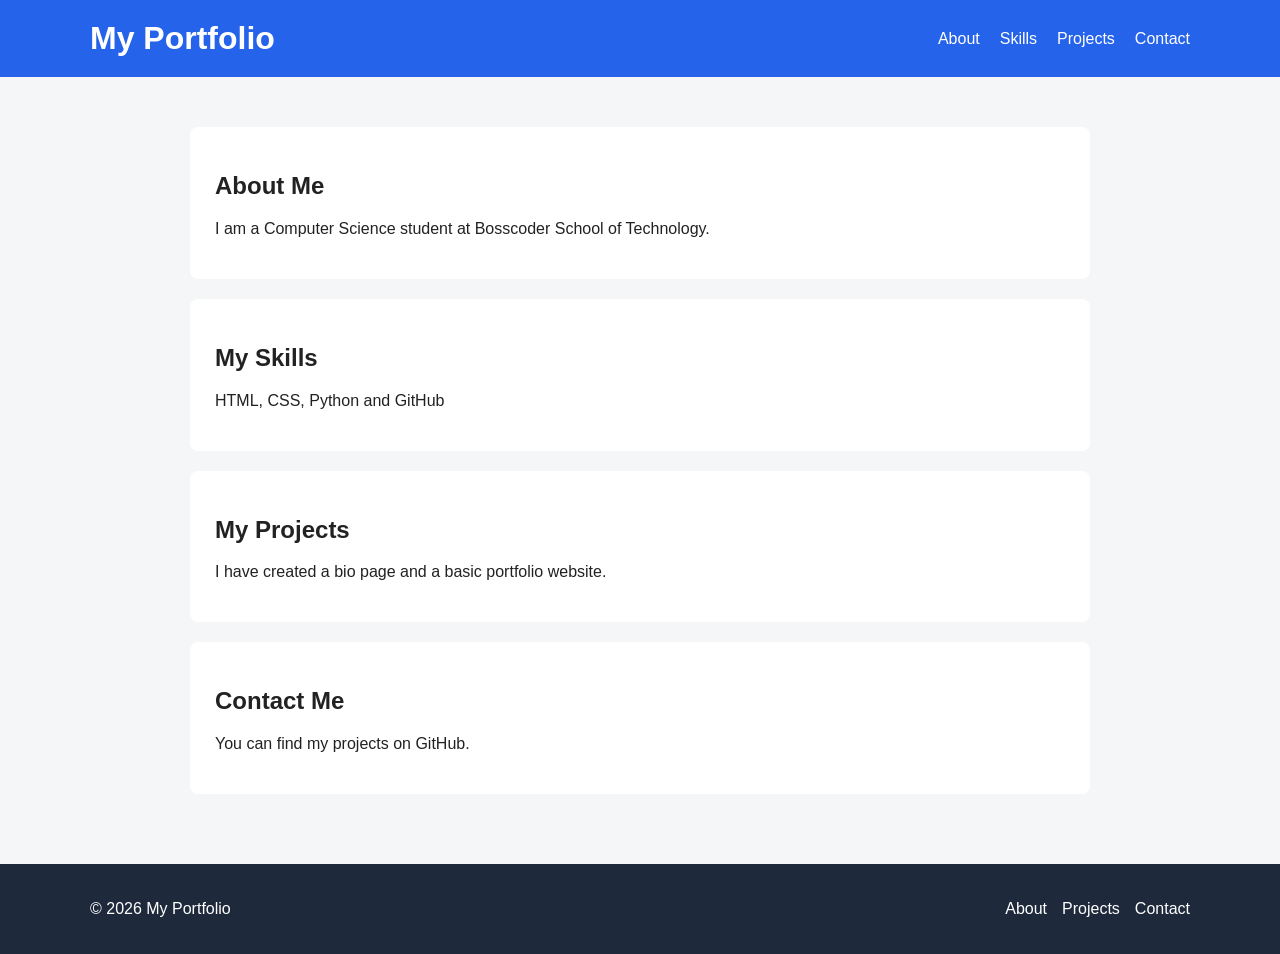
<file: P10/index.html>
<!DOCTYPE html>
<html lang="en">
<head>
    <meta charset="UTF-8">
    <meta name="viewport" content="width=device-width, initial-scale=1.0">
    <title>My Portfolio - P10</title>
    <link rel="stylesheet" href="style.css">
</head>
<body>

    <header>
        <div class="header-container">
            <h1>My Portfolio</h1>

            <nav>
                <a href="#about">About</a>
                <a href="#skills">Skills</a>
                <a href="#projects">Projects</a>
                <a href="#contact">Contact</a>
            </nav>
        </div>
    </header>

    <main>
        <section id="about">
            <h2>About Me</h2>
            <p>I am a Computer Science student at Bosscoder School of Technology.</p>
        </section>

        <section id="skills">
            <h2>My Skills</h2>
            <p>HTML, CSS, Python and GitHub</p>
        </section>

        <section id="projects">
            <h2>My Projects</h2>
            <p>I have created a bio page and a basic portfolio website.</p>
        </section>

        <section id="contact">
            <h2>Contact Me</h2>
            <p>You can find my projects on GitHub.</p>
        </section>
    </main>

    <footer>
        <div class="footer-container">
            <p>©️ 2026 My Portfolio</p>

            <div class="footer-links">
                <a href="#about">About</a>
                <a href="#projects">Projects</a>
                <a href="#contact">Contact</a>
            </div>
        </div>
    </footer>

</body>
</html>
</file>
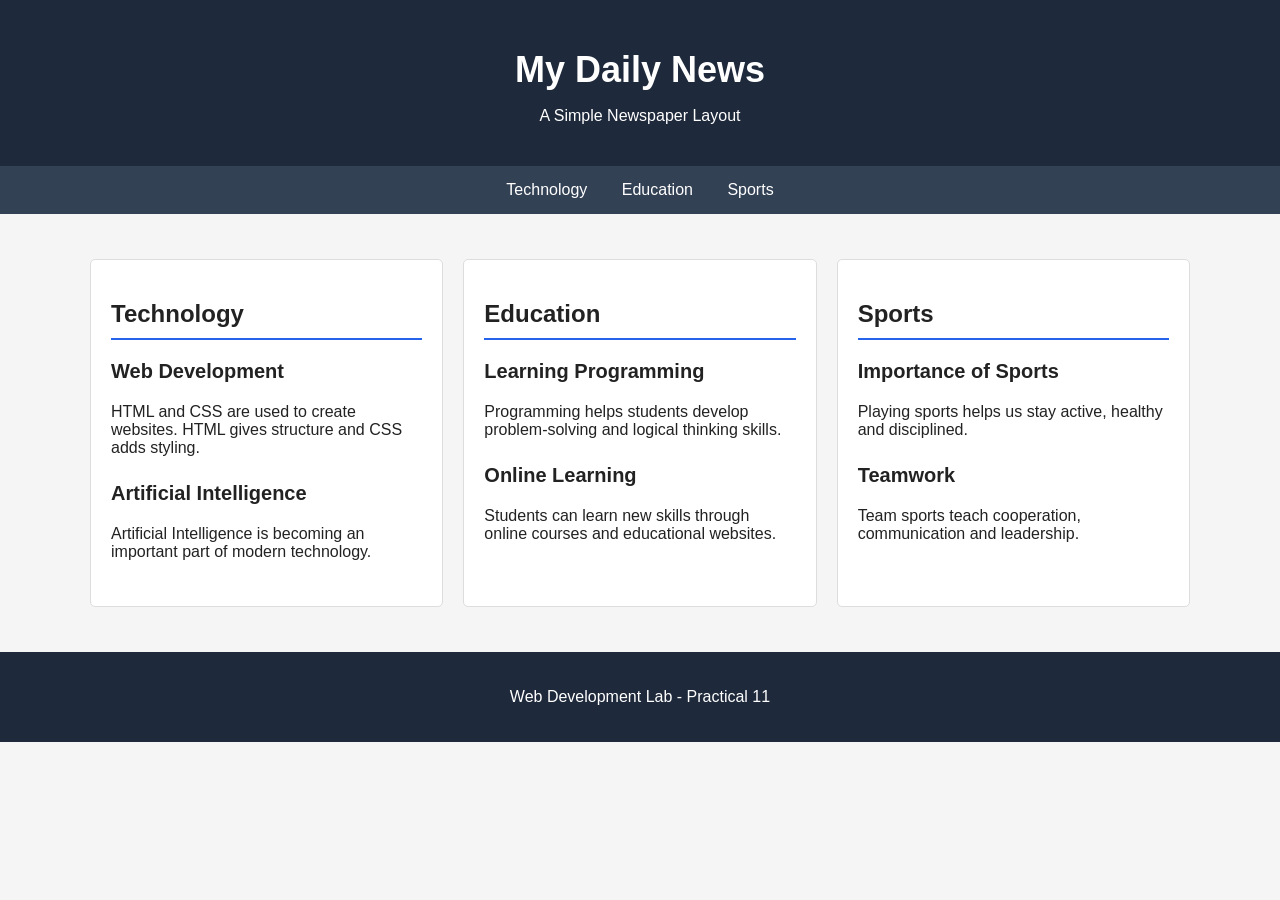
<file: P11/index.html>
<!DOCTYPE html>
<html lang="en">
<head>
    <meta charset="UTF-8">
    <meta name="viewport" content="width=device-width, initial-scale=1.0">
    <title>My Daily News - P11</title>
    <link rel="stylesheet" href="style.css">
</head>
<body>

    <header>
        <h1>My Daily News</h1>
        <p>A Simple Newspaper Layout</p>
    </header>

    <nav>
        <a href="#technology">Technology</a>
        <a href="#education">Education</a>
        <a href="#sports">Sports</a>
    </nav>

    <main class="news-container">

        <section class="news-column" id="technology">
            <h2>Technology</h2>

            <article>
                <h3>Web Development</h3>
                <p>HTML and CSS are used to create websites.
                HTML gives structure and CSS adds styling.</p>
            </article>

            <article>
                <h3>Artificial Intelligence</h3>
                <p>Artificial Intelligence is becoming an
                important part of modern technology.</p>
            </article>
        </section>

        <section class="news-column" id="education">
            <h2>Education</h2>

            <article>
                <h3>Learning Programming</h3>
                <p>Programming helps students develop
                problem-solving and logical thinking skills.</p>
            </article>

            <article>
                <h3>Online Learning</h3>
                <p>Students can learn new skills through
                online courses and educational websites.</p>
            </article>
        </section>

        <section class="news-column" id="sports">
            <h2>Sports</h2>

            <article>
                <h3>Importance of Sports</h3>
                <p>Playing sports helps us stay active,
                healthy and disciplined.</p>
            </article>

            <article>
                <h3>Teamwork</h3>
                <p>Team sports teach cooperation,
                communication and leadership.</p>
            </article>
        </section>

    </main>

    <footer>
        <p>Web Development Lab - Practical 11</p>
    </footer>

</body>
</html>
</file>
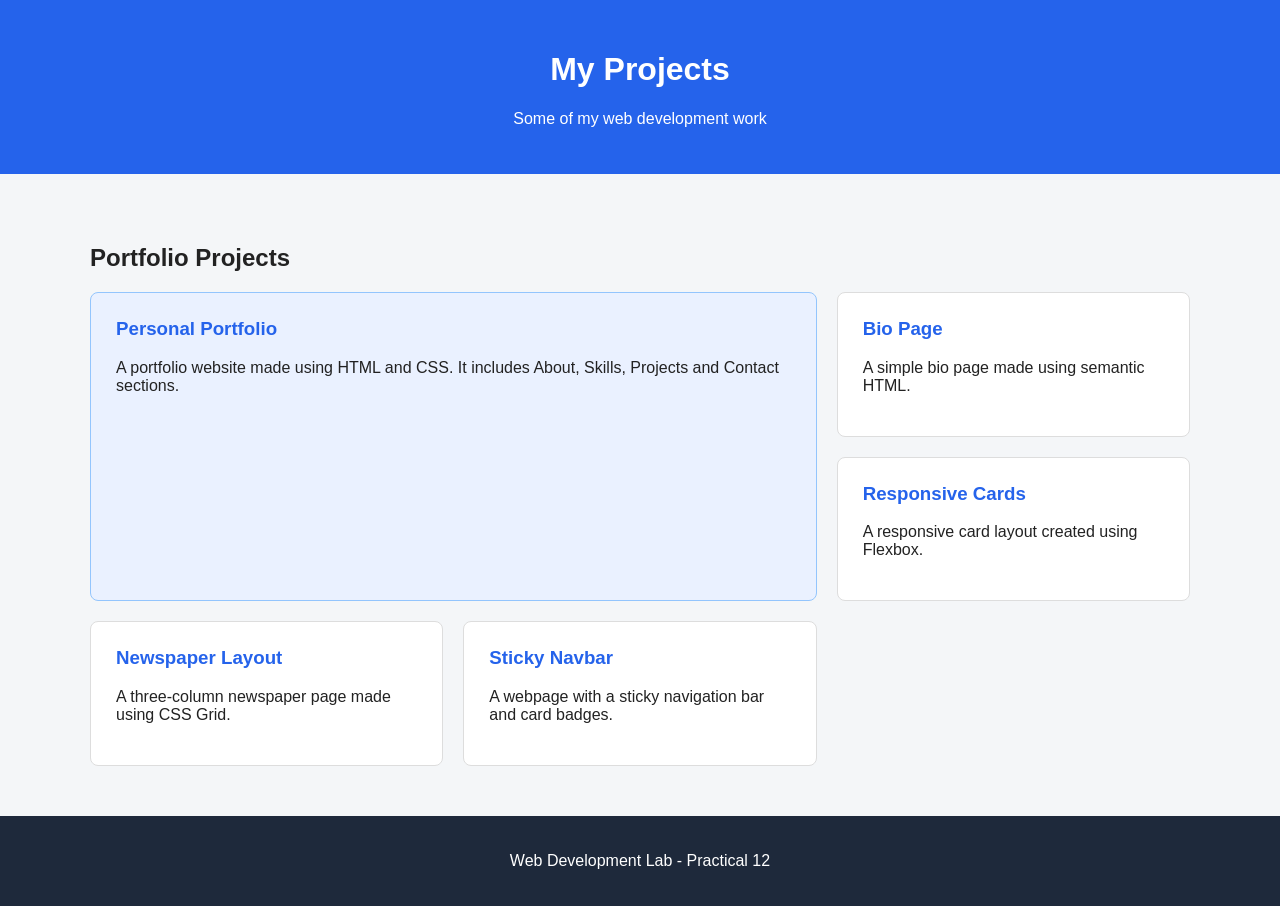
<file: P12/index.html>
<!DOCTYPE html>
<html lang="en">
<head>
    <meta charset="UTF-8">
    <meta name="viewport" content="width=device-width, initial-scale=1.0">
    <title>My Projects - P12</title>
    <link rel="stylesheet" href="style.css">
</head>
<body>

    <header>
        <h1>My Projects</h1>
        <p>Some of my web development work</p>
    </header>

    <main>
        <h2>Portfolio Projects</h2>

        <div class="project-grid">
            <article class="project-card featured">
                <h3>Personal Portfolio</h3>
                <p>
                    A portfolio website made using HTML and CSS.
                    It includes About, Skills, Projects and Contact sections.
                </p>
            </article>

            <article class="project-card">
                <h3>Bio Page</h3>
                <p>A simple bio page made using semantic HTML.</p>
            </article>

            <article class="project-card">
                <h3>Responsive Cards</h3>
                <p>A responsive card layout created using Flexbox.</p>
            </article>

            <article class="project-card">
                <h3>Newspaper Layout</h3>
                <p>A three-column newspaper page made using CSS Grid.</p>
            </article>

            <article class="project-card">
                <h3>Sticky Navbar</h3>
                <p>A webpage with a sticky navigation bar and card badges.</p>
            </article>
        </div>
    </main>

    <footer>
        <p>Web Development Lab - Practical 12</p>
    </footer>

</body>
</html>
</file>
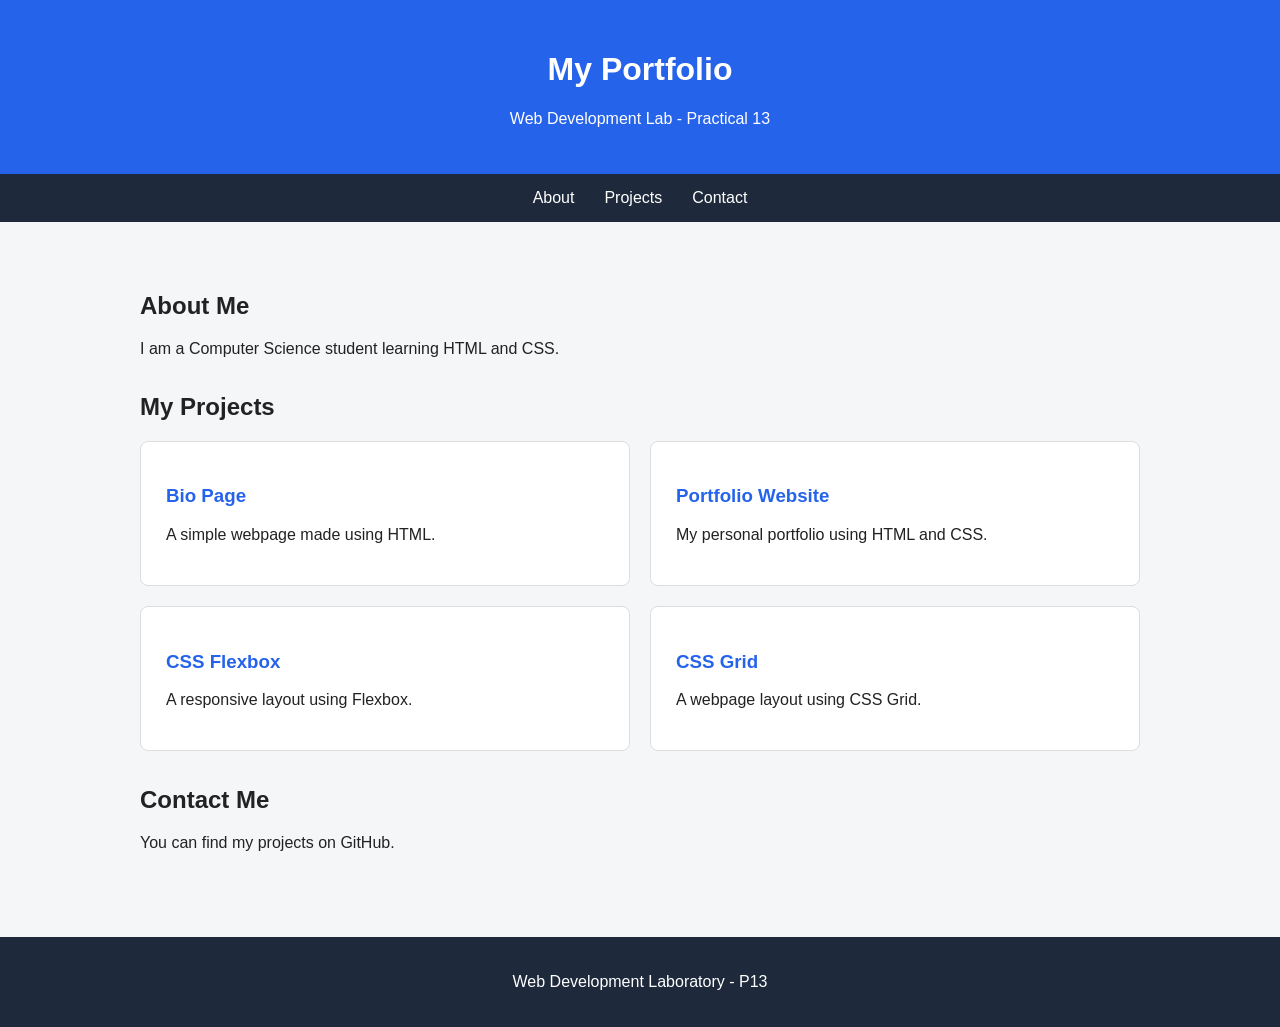
<file: P13/index.html>
<!DOCTYPE html>
<html lang="en">
<head>
    <meta charset="UTF-8">
    <meta name="viewport" content="width=device-width, initial-scale=1.0">
    <title>Flexbox and Grid Layout</title>
    <link rel="stylesheet" href="style.css">
</head>
<body>

    <header>
        <h1>My Portfolio</h1>
        <p>Web Development Lab - Practical 13</p>
    </header>

    <nav class="navbar">
        <a href="#about">About</a>
        <a href="#projects">Projects</a>
        <a href="#contact">Contact</a>
    </nav>

    <main>
        <section id="about">
            <h2>About Me</h2>
            <p>I am a Computer Science student learning HTML and CSS.</p>
        </section>

        <section id="projects">
            <h2>My Projects</h2>

            <div class="project-grid">
                <article class="card">
                    <h3>Bio Page</h3>
                    <p>A simple webpage made using HTML.</p>
                </article>

                <article class="card">
                    <h3>Portfolio Website</h3>
                    <p>My personal portfolio using HTML and CSS.</p>
                </article>

                <article class="card">
                    <h3>CSS Flexbox</h3>
                    <p>A responsive layout using Flexbox.</p>
                </article>

                <article class="card">
                    <h3>CSS Grid</h3>
                    <p>A webpage layout using CSS Grid.</p>
                </article>
            </div>
        </section>

        <section id="contact">
            <h2>Contact Me</h2>
            <p>You can find my projects on GitHub.</p>
        </section>
    </main>

    <footer>
        <p>Web Development Laboratory - P13</p>
    </footer>

</body>
</html>
</file>
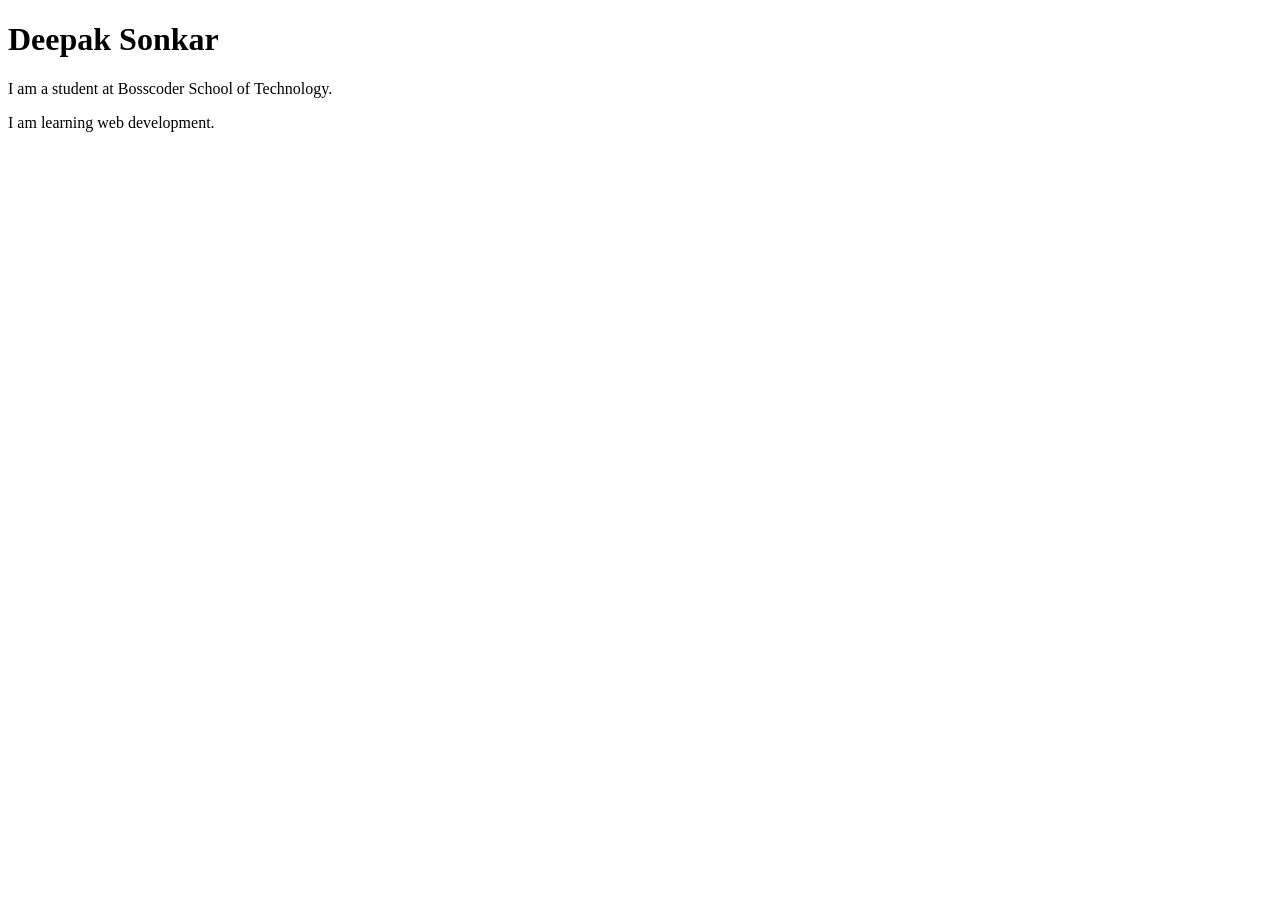
<file: P3/index.html>
<!DOCTYPE html>
<html lang="en">
<head>
    <meta charset="UTF-8">
    <title>My Bio Page</title>
</head>
<body>
    <h1>Deepak Sonkar</h1>
    <p>I am a student at Bosscoder School of Technology.</p>
    <p>I am learning web development.</p>
</body>
</html>
</file>
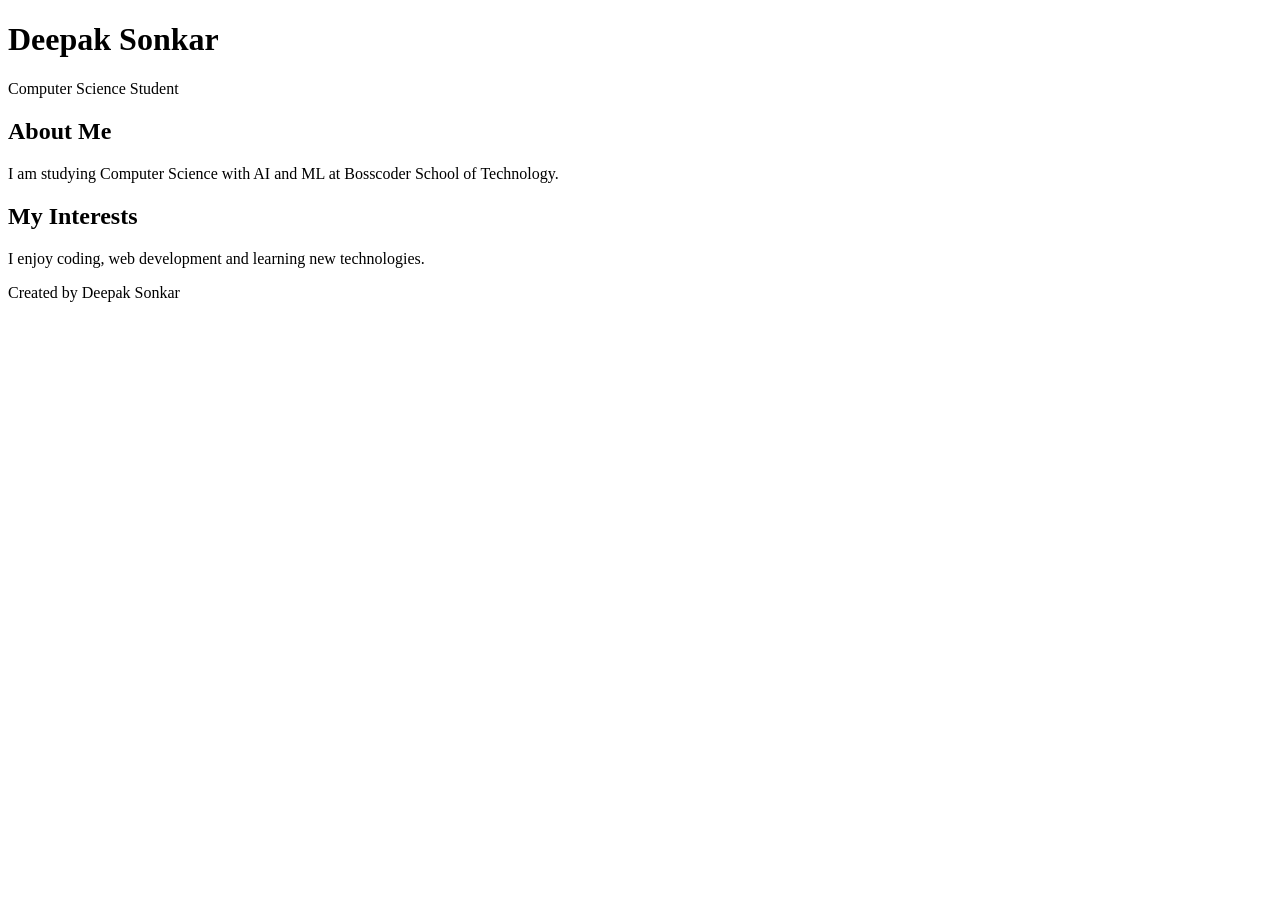
<file: P5/index.html>
<!DOCTYPE html>
<html lang="en">
<head>
    <meta charset="UTF-8">
    <meta name="viewport" content="width=device-width, initial-scale=1.0">
    <title>My Bio Page</title>
</head>
<body>
    <header>
        <h1>Deepak Sonkar</h1>
        <p>Computer Science Student</p>
    </header>

    <main>
        <section>
            <h2>About Me</h2>
            <p>I am studying Computer Science with AI and ML
            at Bosscoder School of Technology.</p>
        </section>

        <section>
            <h2>My Interests</h2>
            <p>I enjoy coding, web development and learning new technologies.</p>
        </section>
    </main>

    <footer>
        <p>Created by Deepak Sonkar</p>
    </footer>
</body>
</html>
</file>
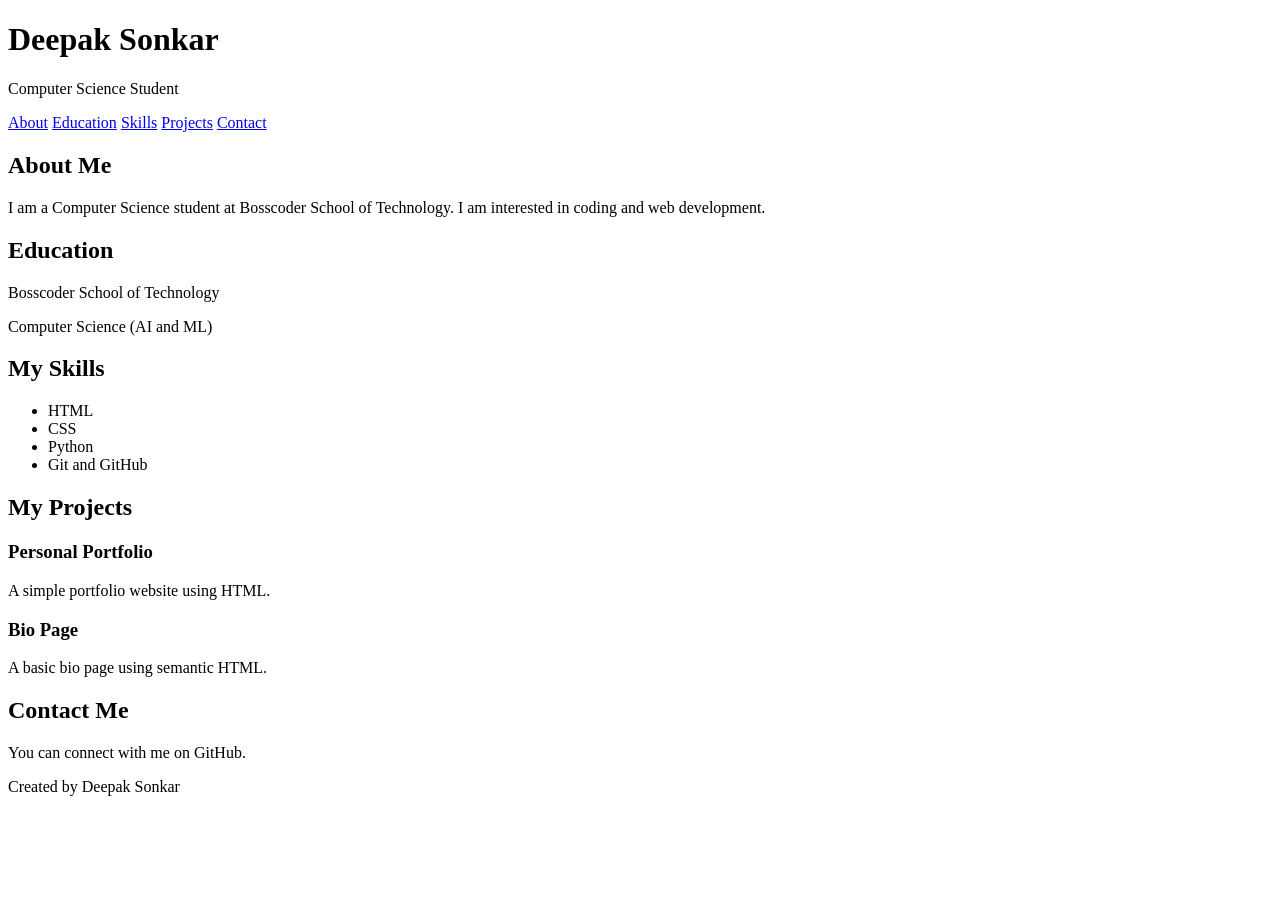
<file: P6/index.html>
<!DOCTYPE html>
<html lang="en">
<head>
    <meta charset="UTF-8">
    <meta name="viewport" content="width=device-width, initial-scale=1.0">
    <title>My Portfolio</title>
</head>
<body>

    <header>
        <h1>Deepak Sonkar</h1>
        <p>Computer Science Student</p>

        <nav>
            <a href="#about">About</a>
            <a href="#education">Education</a>
            <a href="#skills">Skills</a>
            <a href="#projects">Projects</a>
            <a href="#contact">Contact</a>
        </nav>
    </header>

    <main>
        <section id="about">
            <h2>About Me</h2>
            <p>
                I am a Computer Science student at
                Bosscoder School of Technology.
                I am interested in coding and web development.
            </p>
        </section>

        <section id="education">
            <h2>Education</h2>
            <p>Bosscoder School of Technology</p>
            <p>Computer Science (AI and ML)</p>
        </section>

        <section id="skills">
            <h2>My Skills</h2>
            <ul>
                <li>HTML</li>
                <li>CSS</li>
                <li>Python</li>
                <li>Git and GitHub</li>
            </ul>
        </section>

        <section id="projects">
            <h2>My Projects</h2>

            <article>
                <h3>Personal Portfolio</h3>
                <p>A simple portfolio website using HTML.</p>
            </article>

            <article>
                <h3>Bio Page</h3>
                <p>A basic bio page using semantic HTML.</p>
            </article>
        </section>

        <section id="contact">
            <h2>Contact Me</h2>
            <p>You can connect with me on GitHub.</p>
        </section>
    </main>

    <footer>
        <p>Created by Deepak Sonkar</p>
    </footer>

</body>
</html>
</file>
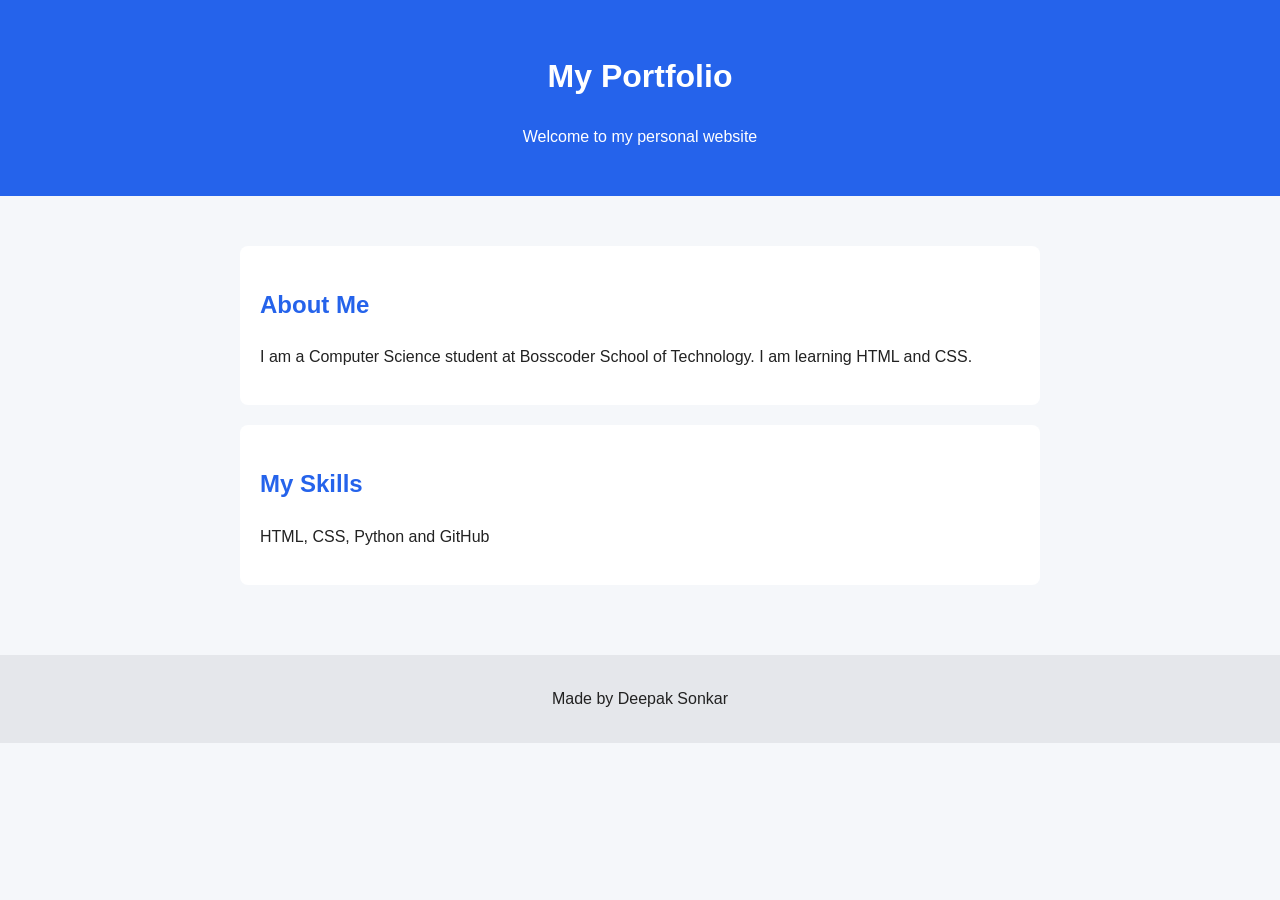
<file: P7/index.html>
<!DOCTYPE html>
<html lang="en">
<head>
    <meta charset="UTF-8">
    <meta name="viewport" content="width=device-width, initial-scale=1.0">
    <title>My Portfolio</title>
    <link rel="stylesheet" href="style.css">
</head>
<body>

    <header>
        <h1>My Portfolio</h1>
        <p>Welcome to my personal website</p>
    </header>

    <main>
        <section>
            <h2>About Me</h2>
            <p>
                I am a Computer Science student at
                Bosscoder School of Technology.
                I am learning HTML and CSS.
            </p>
        </section>

        <section>
            <h2>My Skills</h2>
            <p>HTML, CSS, Python and GitHub</p>
        </section>
    </main>

    <footer>
        <p>Made by Deepak Sonkar</p>
    </footer>

</body>
</html>
</file>
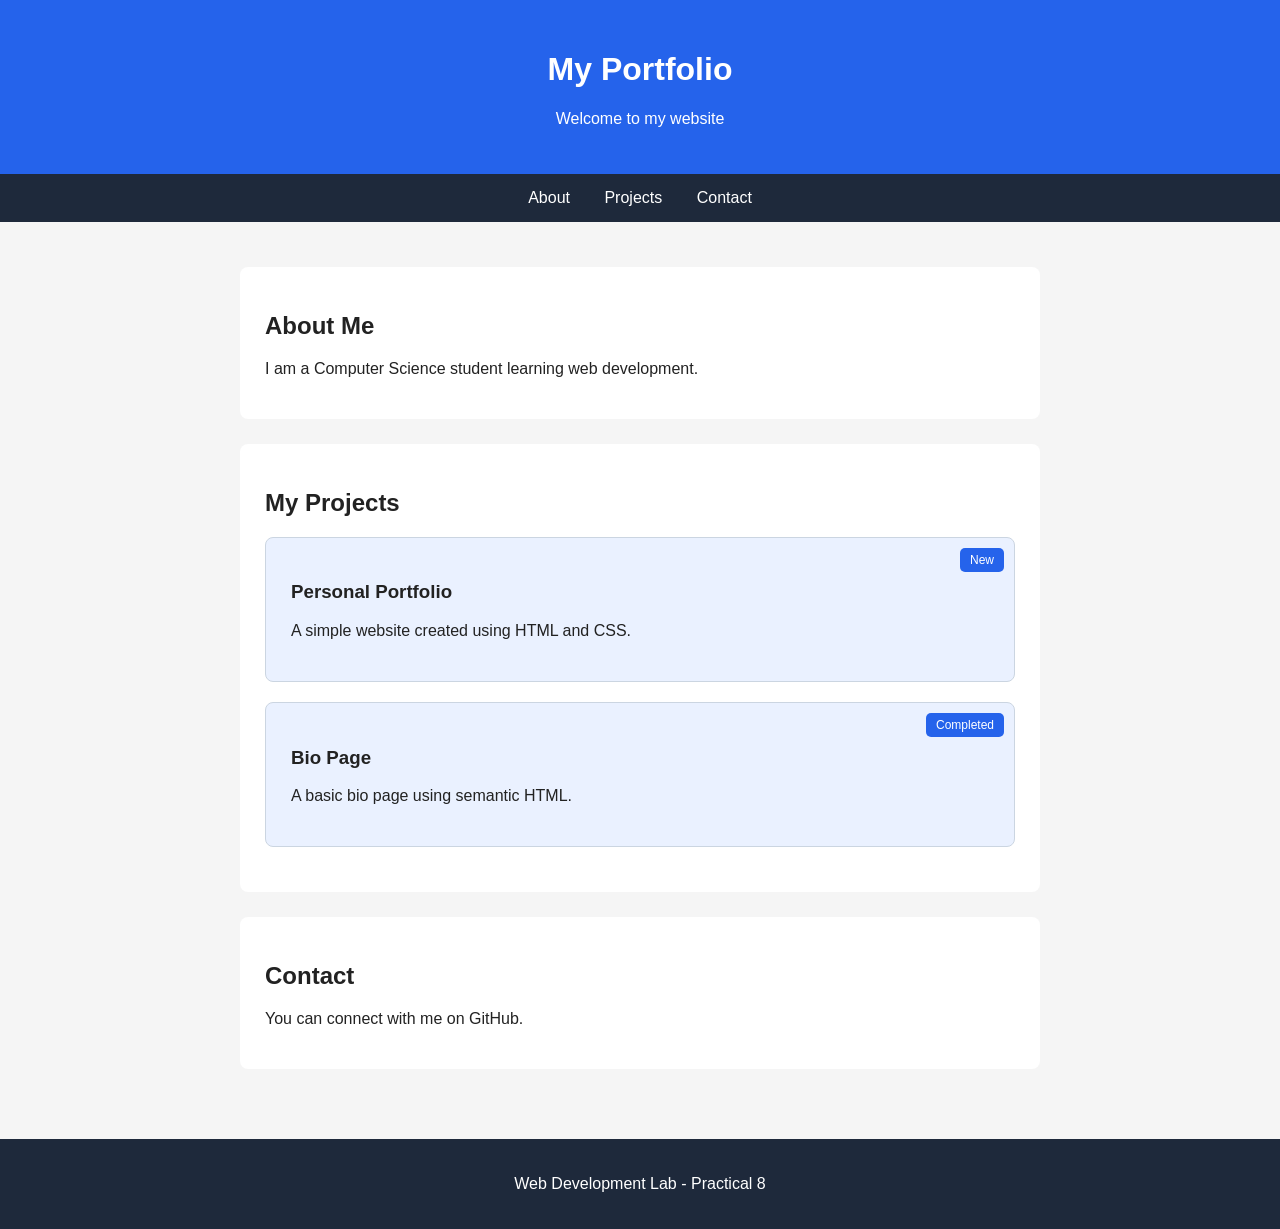
<file: P8/index.html>
<!DOCTYPE html>
<html lang="en">
<head>
    <meta charset="UTF-8">
    <meta name="viewport" content="width=device-width, initial-scale=1.0">
    <title>My Portfolio - P8</title>
    <link rel="stylesheet" href="style.css">
</head>
<body>

    <header>
        <h1>My Portfolio</h1>
        <p>Welcome to my website</p>
    </header>

    <nav>
        <a href="#about">About</a>
        <a href="#projects">Projects</a>
        <a href="#contact">Contact</a>
    </nav>

    <main>
        <section id="about">
            <h2>About Me</h2>
            <p>I am a Computer Science student learning web development.</p>
        </section>

        <section id="projects">
            <h2>My Projects</h2>

            <div class="project-card">
                <span class="badge">New</span>
                <h3>Personal Portfolio</h3>
                <p>A simple website created using HTML and CSS.</p>
            </div>

            <div class="project-card">
                <span class="badge">Completed</span>
                <h3>Bio Page</h3>
                <p>A basic bio page using semantic HTML.</p>
            </div>
        </section>

        <section id="contact">
            <h2>Contact</h2>
            <p>You can connect with me on GitHub.</p>
        </section>
    </main>

    <footer>
        <p>Web Development Lab - Practical 8</p>
    </footer>

</body>
</html>
</file>
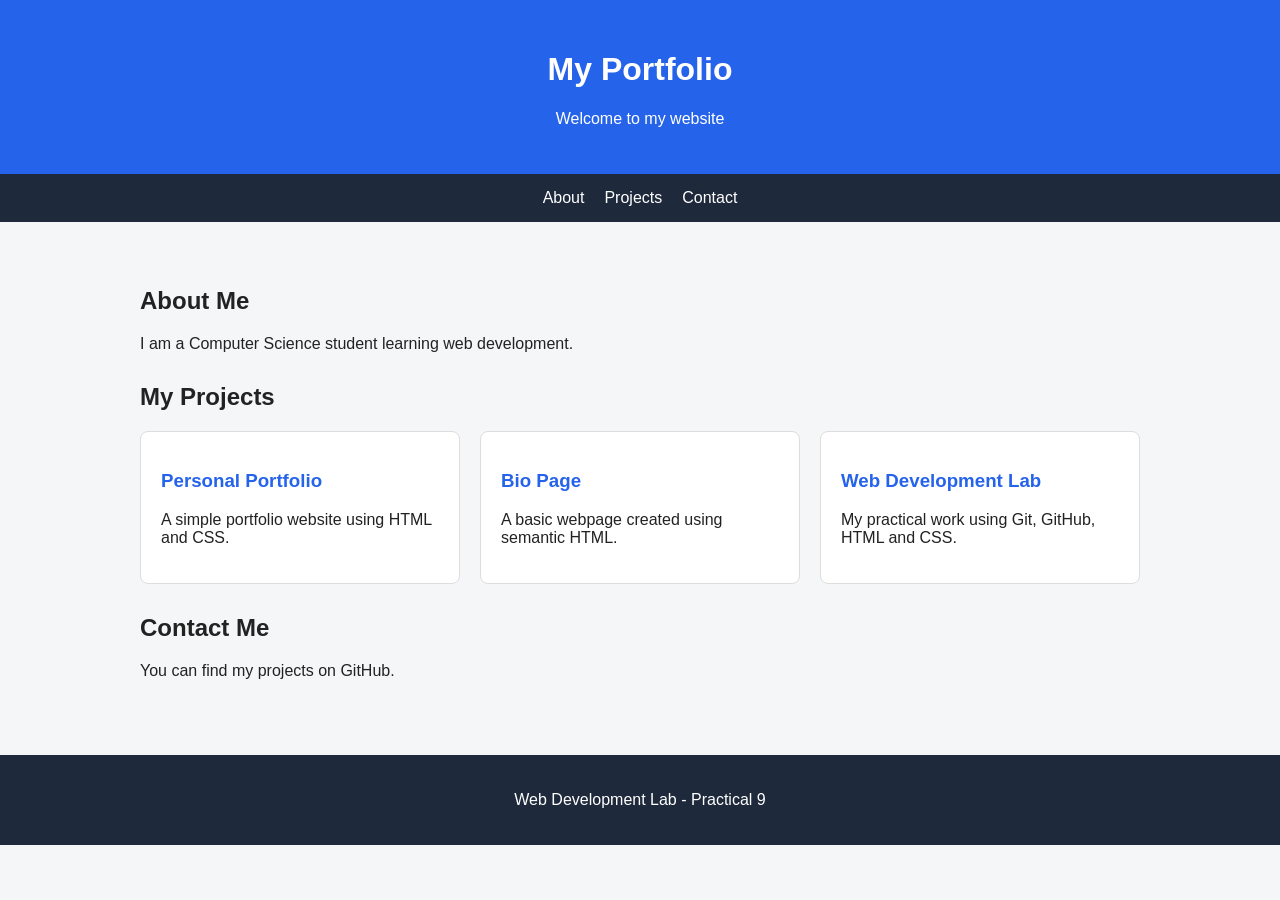
<file: P9/index.html>
<!DOCTYPE html>
<html lang="en">
<head>
    <meta charset="UTF-8">
    <meta name="viewport" content="width=device-width, initial-scale=1.0">
    <title>My Portfolio - P9</title>
    <link rel="stylesheet" href="style.css">
</head>
<body>

    <header>
        <h1>My Portfolio</h1>
        <p>Welcome to my website</p>
    </header>

    <nav>
        <a href="#about">About</a>
        <a href="#projects">Projects</a>
        <a href="#contact">Contact</a>
    </nav>

    <main>
        <section id="about">
            <h2>About Me</h2>
            <p>I am a Computer Science student learning web development.</p>
        </section>

        <section id="projects">
            <h2>My Projects</h2>

            <div class="project-container">
                <article class="project-card">
                    <h3>Personal Portfolio</h3>
                    <p>A simple portfolio website using HTML and CSS.</p>
                </article>

                <article class="project-card">
                    <h3>Bio Page</h3>
                    <p>A basic webpage created using semantic HTML.</p>
                </article>

                <article class="project-card">
                    <h3>Web Development Lab</h3>
                    <p>My practical work using Git, GitHub, HTML and CSS.</p>
                </article>
            </div>
        </section>

        <section id="contact">
            <h2>Contact Me</h2>
            <p>You can find my projects on GitHub.</p>
        </section>
    </main>

    <footer>
        <p>Web Development Lab - Practical 9</p>
    </footer>

</body>
</html>
</file>
<file: P10/style.css>
/* Basic page styling */
body {
    margin: 0;
    font-family: Arial, sans-serif;
    background-color: #f4f6f8;
    color: #222;
}

/* Header */
header {
    background-color: #2563eb;
    color: white;
    padding: 20px;
}

/* Flexbox header layout */
.header-container {
    max-width: 1100px;
    margin: auto;
    display: flex;
    justify-content: space-between;
    align-items: center;
    flex-wrap: wrap;
    gap: 20px;
}

.header-container h1 {
    margin: 0;
}

/* Navigation links */
nav {
    display: flex;
    flex-wrap: wrap;
    gap: 20px;
}

nav a {
    color: white;
    text-decoration: none;
}

nav a:hover {
    text-decoration: underline;
}

/* Main content */
main {
    max-width: 900px;
    margin: 30px auto;
    padding: 20px;
}

section {
    background-color: white;
    padding: 25px;
    margin-bottom: 20px;
    border-radius: 8px;
}

/* Footer */
footer {
    background-color: #1e293b;
    color: white;
    padding: 20px;
}

/* Flexbox footer layout */
.footer-container {
    max-width: 1100px;
    margin: auto;
    display: flex;
    justify-content: space-between;
    align-items: center;
    flex-wrap: wrap;
    gap: 20px;
}

.footer-links {
    display: flex;
    flex-wrap: wrap;
    gap: 15px;
}

.footer-links a {
    color: white;
    text-decoration: none;
}

/* Mobile screen */
@media (max-width: 600px) {
    .header-container,
    .footer-container {
        flex-direction: column;
        text-align: center;
    }

    nav {
        justify-content: center;
    }

    .footer-links {
        justify-content: center;
    }
}
</file>
<file: P11/style.css>
/* Basic page styling */
body {
    margin: 0;
    font-family: Arial, sans-serif;
    background-color: #f5f5f5;
    color: #222;
}

/* Newspaper heading */
header {
    background-color: #1e293b;
    color: white;
    text-align: center;
    padding: 25px;
}

header h1 {
    font-size: 36px;
    margin-bottom: 10px;
}

/* Navigation bar */
nav {
    background-color: #334155;
    padding: 15px;
    text-align: center;
}

nav a {
    color: white;
    text-decoration: none;
    margin: 0 15px;
}

/* Three-column newspaper layout */
.news-container {
    display: grid;
    grid-template-columns: repeat(3, 1fr);
    gap: 20px;
    max-width: 1100px;
    margin: 30px auto;
    padding: 15px;
}

/* News columns */
.news-column {
    background-color: white;
    padding: 20px;
    border: 1px solid #ddd;
    border-radius: 5px;
}

.news-column h2 {
    border-bottom: 2px solid #2563eb;
    padding-bottom: 10px;
}

article {
    margin-bottom: 25px;
}

article h3 {
    font-size: 20px;
}

/* Footer */
footer {
    background-color: #1e293b;
    color: white;
    text-align: center;
    padding: 20px;
}

/* Tablet screens */
@media (max-width: 900px) {
    .news-container {
        grid-template-columns: repeat(2, 1fr);
    }
}

/* Mobile screens */
@media (max-width: 600px) {
    .news-container {
        grid-template-columns: 1fr;
    }

    nav a {
        display: inline-block;
        margin: 5px;
    }
}
</file>
<file: P12/style.css>
/* Basic page styling */
body {
    margin: 0;
    font-family: Arial, sans-serif;
    background-color: #f4f6f8;
    color: #222;
}

/* Header */
header {
    background-color: #2563eb;
    color: white;
    text-align: center;
    padding: 30px;
}

/* Main content */
main {
    max-width: 1100px;
    margin: 30px auto;
    padding: 20px;
}

main h2 {
    margin-bottom: 20px;
}

/* CSS Grid for projects */
.project-grid {
    display: grid;
    grid-template-columns: repeat(3, minmax(0, 1fr));
    gap: 20px;
}

/* Individual project cards */
.project-card {
    background-color: white;
    padding: 25px;
    border: 1px solid #ddd;
    border-radius: 8px;
}

.project-card h3 {
    color: #2563eb;
    margin-top: 0;
}

/* Make the first project card bigger */
.featured {
    grid-column: span 2;
    grid-row: span 2;
    background-color: #eaf1ff;
    border: 1px solid #93c5fd;
}

/* Footer */
footer {
    background-color: #1e293b;
    color: white;
    text-align: center;
    padding: 20px;
}

/* Tablet screens */
@media (max-width: 900px) {
    .project-grid {
        grid-template-columns: repeat(2, minmax(0, 1fr));
    }

    .featured {
        grid-column: span 2;
        grid-row: span 1;
    }
}

/* Mobile screens */
@media (max-width: 600px) {
    .project-grid {
        grid-template-columns: 1fr;
    }

    .featured {
        grid-column: span 1;
    }
}
</file>
<file: P13/style.css>
/* Basic page styling */
body {
    margin: 0;
    font-family: Arial, sans-serif;
    background-color: #f4f6f8;
    color: #222;
}

/* Header */
header {
    background-color: #2563eb;
    color: white;
    text-align: center;
    padding: 30px;
}

/* Navigation using Flexbox */
.navbar {
    display: flex;
    justify-content: center;
    align-items: center;
    gap: 30px;
    padding: 15px;
    background-color: #1e293b;
}

.navbar a {
    color: white;
    text-decoration: none;
}

.navbar a:hover {
    text-decoration: underline;
}

/* Main content */
main {
    max-width: 1000px;
    margin: 30px auto;
    padding: 20px;
}

section {
    margin-bottom: 35px;
}

/* Project cards using CSS Grid */
.project-grid {
    display: grid;
    grid-template-columns: repeat(2, 1fr);
    gap: 20px;
}

.card {
    background-color: white;
    padding: 25px;
    border: 1px solid #ddd;
    border-radius: 8px;
}

.card h3 {
    color: #2563eb;
}

/* Footer */
footer {
    background-color: #1e293b;
    color: white;
    text-align: center;
    padding: 20px;
}

/* Mobile responsive layout */
@media (max-width: 600px) {
    .navbar {
        flex-direction: column;
        gap: 12px;
    }

    .project-grid {
        grid-template-columns: 1fr;
    }
}
</file>
<file: P7/style.css>
/* Website colors and fonts */
:root {
    --primary-color: #2563eb;
    --background-color: #f5f7fa;
    --text-color: #222222;
    --heading-font: Arial, sans-serif;
    --body-font: Verdana, sans-serif;
}

/* Whole page */
body {
    margin: 0;
    background-color: var(--background-color);
    color: var(--text-color);
    font-family: var(--body-font);
    line-height: 1.6;
}

/* Header */
header {
    background-color: var(--primary-color);
    color: white;
    text-align: center;
    padding: 30px;
}

/* Headings */
h1, h2 {
    font-family: var(--heading-font);
}

h1 {
    font-size: 32px;
}

h2 {
    font-size: 24px;
    color: var(--primary-color);
}

/* Main content */
main {
    max-width: 800px;
    margin: 30px auto;
    padding: 20px;
}

section {
    background-color: white;
    padding: 20px;
    margin-bottom: 20px;
    border-radius: 8px;
}

/* Footer */
footer {
    text-align: center;
    padding: 15px;
    background-color: #e5e7eb;
}
</file>
<file: P8/style.css>
/* Basic page styling */
body {
    margin: 0;
    font-family: Arial, sans-serif;
    background-color: #f5f5f5;
    color: #222;
}

/* Header */
header {
    background-color: #2563eb;
    color: white;
    text-align: center;
    padding: 30px;
}

/* Sticky navigation bar */
nav {
    position: sticky;
    top: 0;
    background-color: #1e293b;
    padding: 15px;
    text-align: center;
    z-index: 10;
}

nav a {
    color: white;
    text-decoration: none;
    margin: 0 15px;
}

nav a:hover {
    text-decoration: underline;
}

/* Main content */
main {
    max-width: 800px;
    margin: 30px auto;
    padding: 15px;
}

section {
    background-color: white;
    padding: 25px;
    margin-bottom: 25px;
    border-radius: 8px;
    scroll-margin-top: 70px;
}

/* Project cards */
.project-card {
    position: relative;
    background-color: #eaf1ff;
    padding: 25px;
    margin: 20px 0;
    border: 1px solid #cbd5e1;
    border-radius: 8px;
}

/* Badge at the corner of the card */
.badge {
    position: absolute;
    top: 10px;
    right: 10px;
    background-color: #2563eb;
    color: white;
    padding: 5px 10px;
    border-radius: 5px;
    font-size: 12px;
}

/* Footer */
footer {
    background-color: #1e293b;
    color: white;
    text-align: center;
    padding: 20px;
}
</file>
<file: P9/style.css>
/* Basic page styling */
body {
    margin: 0;
    font-family: Arial, sans-serif;
    background-color: #f4f6f8;
    color: #222;
}

/* Header */
header {
    background-color: #2563eb;
    color: white;
    text-align: center;
    padding: 30px;
}

/* Flexbox navigation */
nav {
    display: flex;
    justify-content: center;
    flex-wrap: wrap;
    gap: 20px;
    background-color: #1e293b;
    padding: 15px;
}

nav a {
    color: white;
    text-decoration: none;
}

nav a:hover {
    text-decoration: underline;
}

/* Main content */
main {
    max-width: 1000px;
    margin: 30px auto;
    padding: 15px;
}

section {
    margin-bottom: 30px;
}

/* Flexbox project cards */
.project-container {
    display: flex;
    flex-wrap: wrap;
    gap: 20px;
}

.project-card {
    flex: 1 1 250px;
    background-color: white;
    padding: 20px;
    border: 1px solid #ddd;
    border-radius: 8px;
    box-sizing: border-box;
}

.project-card h3 {
    color: #2563eb;
}

/* Footer */
footer {
    background-color: #1e293b;
    color: white;
    text-align: center;
    padding: 20px;
}

/* Mobile screen */
@media (max-width: 600px) {
    nav {
        flex-direction: column;
        align-items: center;
        gap: 12px;
    }

    .project-container {
        flex-direction: column;
    }

    header {
        padding: 20px;
    }
}
</file>
